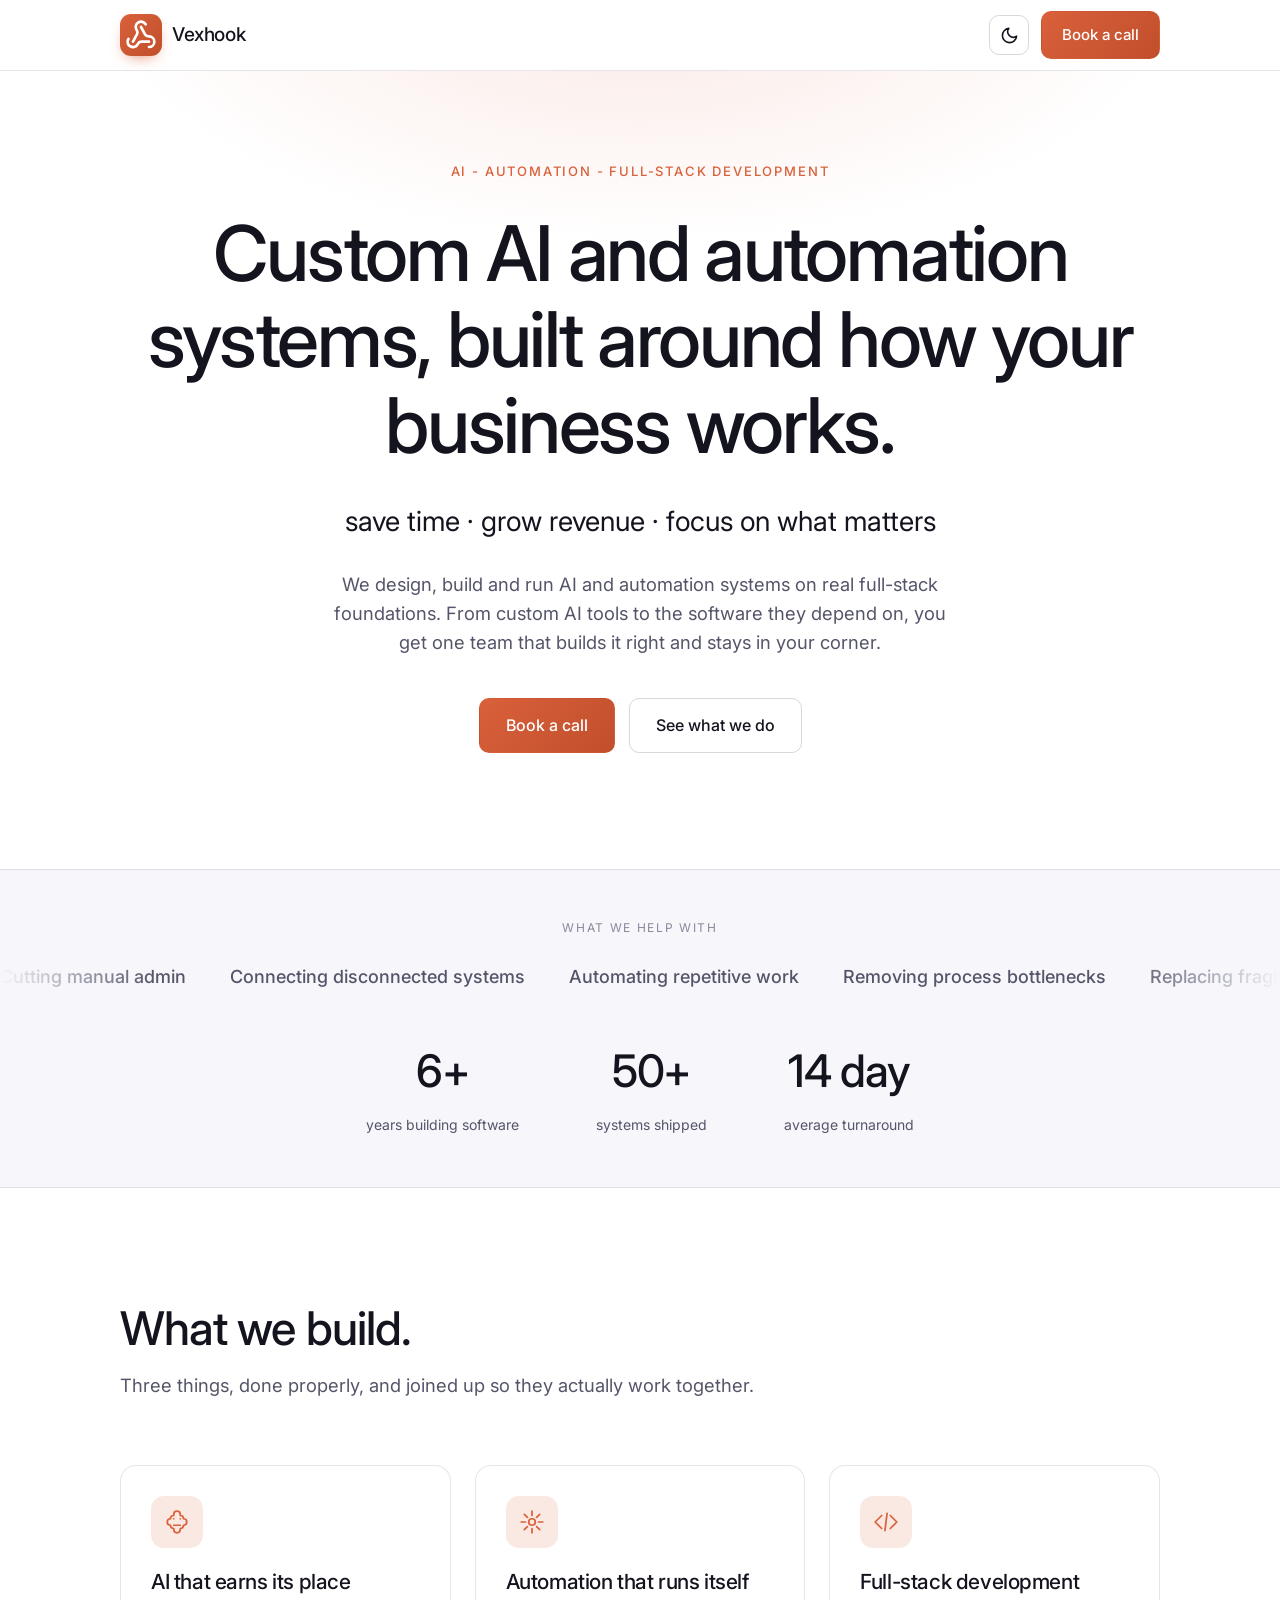
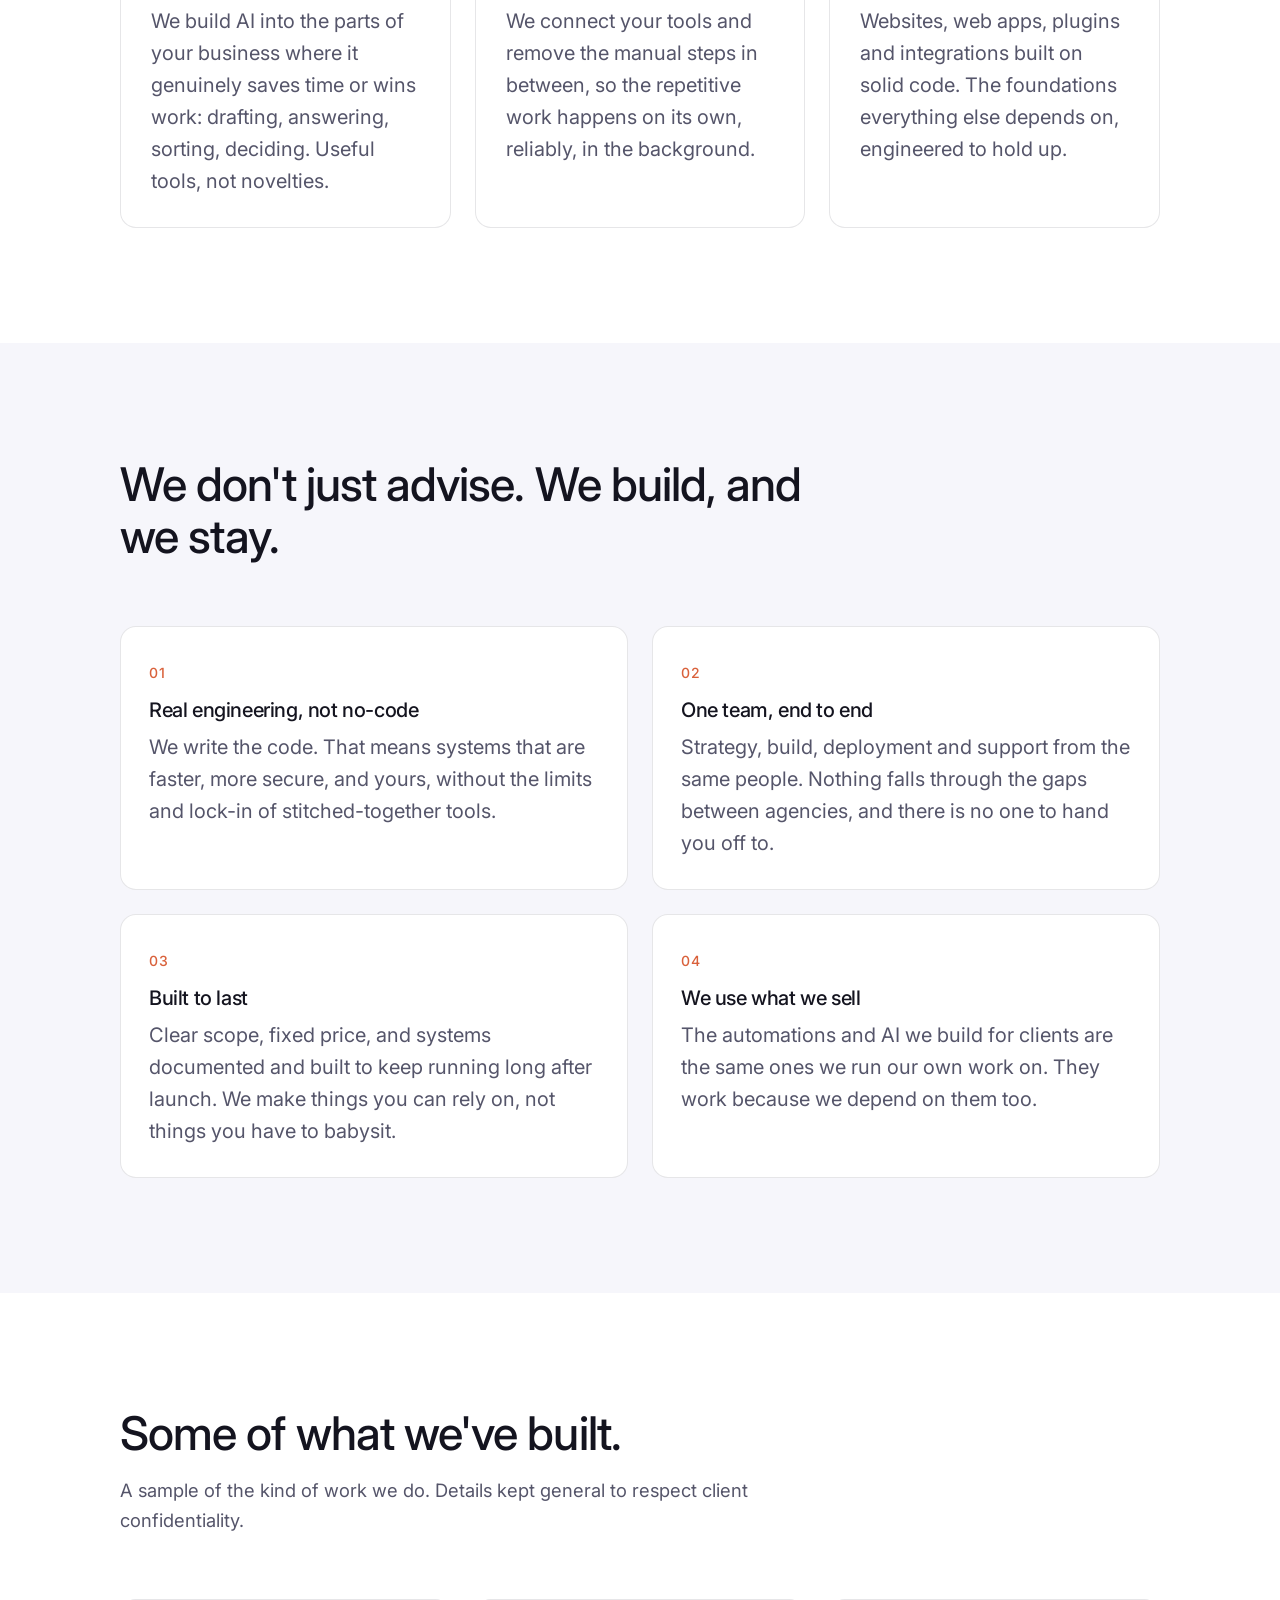
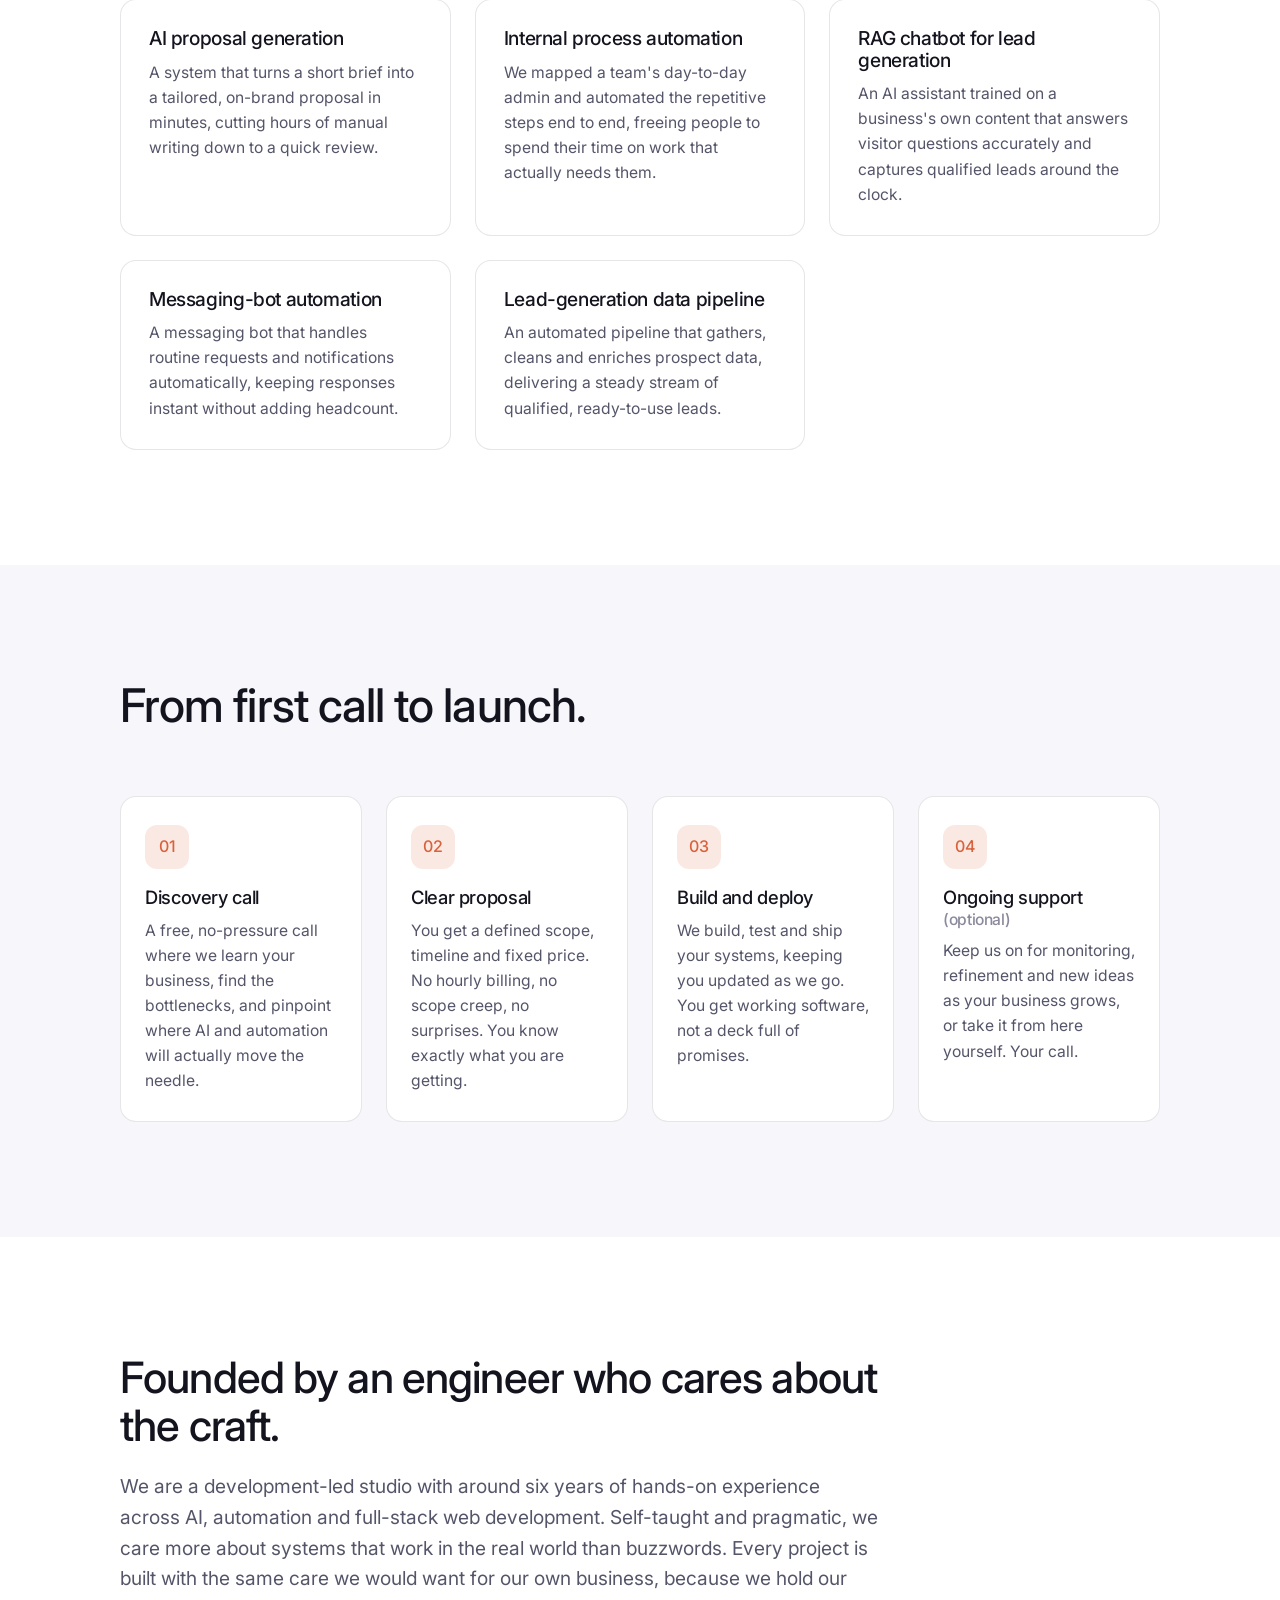
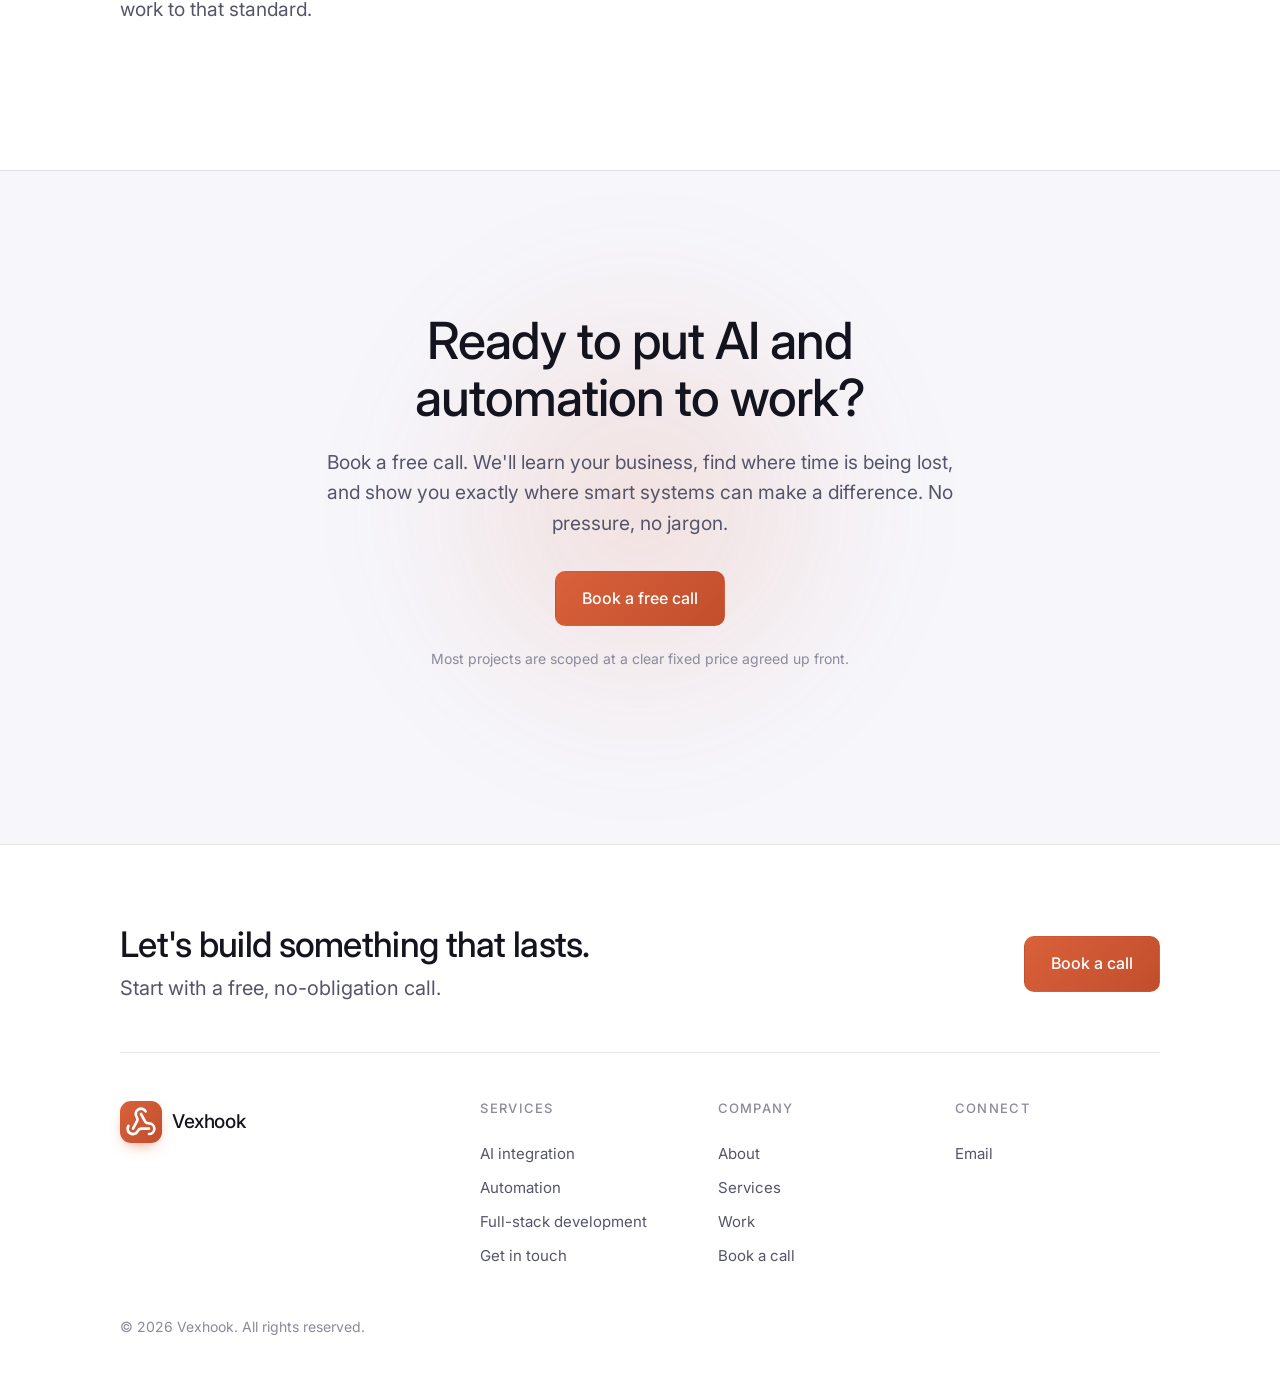
<file: index.html>
<!DOCTYPE html>
<html lang="en-GB" data-theme="dark">
<head>
  <meta charset="UTF-8">
  <meta name="viewport" content="width=device-width, initial-scale=1.0">
  <title>Vexhook - Custom AI and automation systems for your business</title>
  <meta name="description" content="We design, build and run AI and automation systems on real full-stack foundations. One team that builds it right and stays in your corner.">

  <meta property="og:type" content="website">
  <meta property="og:title" content="Vexhook - Custom AI and automation systems">
  <meta property="og:description" content="We design, build and run AI and automation systems on real full-stack foundations.">
  <meta property="og:url" content="https://vexhook.com/">

  <link rel="icon" href="assets/img/webhook-icon.svg" type="image/svg+xml">
  <link rel="preconnect" href="https://fonts.googleapis.com">
  <link rel="preconnect" href="https://fonts.gstatic.com" crossorigin>
  <link rel="stylesheet" href="https://fonts.googleapis.com/css2?family=Inter:wght@400;500;600;700;800&display=swap">
  <link rel="stylesheet" href="styles.css">
</head>
<body>

  <!-- Skip link -->
  <a class="vh-skip" href="#main">Skip to content</a>

  <!-- ============================ HEADER ============================ -->
  <header class="vh-header" id="top">
    <div class="vh-container vh-header__inner">
      <a class="vh-brand" href="#top" aria-label="Vexhook home">
        <span class="vh-brand__mark" aria-hidden="true">
          <svg viewBox="0 0 24 24" fill="none" stroke="currentColor" stroke-width="2" stroke-linecap="round" stroke-linejoin="round">
            <path d="M18 16.98h-5.99c-1.1 0-1.95.94-2.48 1.9A4 4 0 0 1 2 17c.01-.7.2-1.4.57-2"/>
            <path d="m6 17 3.13-5.78c.53-.97.1-2.18-.5-3.1a4 4 0 1 1 6.89-4.06"/>
            <path d="m12 6 3.13 5.73C15.66 12.7 16.9 13 18 13a4 4 0 0 1 0 8"/>
          </svg>
        </span>
        <span class="vh-brand__name">Vexhook</span>
      </a>

      <div class="vh-header__actions">
        <button class="vh-theme-toggle" type="button" aria-label="Toggle dark mode" aria-pressed="false">
          <svg class="vh-icon-sun" viewBox="0 0 24 24" fill="none" stroke="currentColor" stroke-width="2" stroke-linecap="round" stroke-linejoin="round" aria-hidden="true"><circle cx="12" cy="12" r="4"/><path d="M12 2v2M12 20v2M4.93 4.93l1.41 1.41M17.66 17.66l1.41 1.41M2 12h2M20 12h2M6.34 17.66l-1.41 1.41M19.07 4.93l-1.41 1.41"/></svg>
          <svg class="vh-icon-moon" viewBox="0 0 24 24" fill="none" stroke="currentColor" stroke-width="2" stroke-linecap="round" stroke-linejoin="round" aria-hidden="true"><path d="M21 12.79A9 9 0 1 1 11.21 3 7 7 0 0 0 21 12.79z"/></svg>
        </button>
        <a class="vh-btn vh-btn--primary vh-header__cta" href="https://cal.com/macky-mccormack/30min" target="_blank" rel="noopener">Book a call</a>
        <button class="vh-menu-toggle" type="button" aria-label="Open menu" aria-expanded="false" aria-controls="vh-mobile-nav">
          <span></span><span></span><span></span>
        </button>
      </div>
    </div>

    <!-- Mobile drawer -->
    <div class="vh-mobile-nav" id="vh-mobile-nav" hidden>
      <a href="#services">Services</a>
      <a href="#about">About</a>
      <a class="vh-btn vh-btn--primary" href="https://cal.com/macky-mccormack/30min" target="_blank" rel="noopener">Book a call</a>
    </div>
  </header>

  <main id="main">

    <!-- ============================ HERO ============================ -->
    <section class="vh-hero">
      <div class="vh-hero__glow" aria-hidden="true"></div>
      <div class="vh-container">
       <div class="vh-hero__inner">
        <p class="vh-eyebrow">AI - Automation - Full-stack development</p>
        <h1 class="vh-hero__heading">Custom AI and automation systems, built around how your business works.</h1>
        <p class="vh-hero__sub">save time &middot; grow revenue &middot; focus on what matters</p>
        <p class="vh-hero__body">We design, build and run AI and automation systems on real full-stack foundations. From custom AI tools to the software they depend on, you get one team that builds it right and stays in your corner.</p>
        <div class="vh-hero__cta">
          <a class="vh-btn vh-btn--primary vh-btn--lg" href="https://cal.com/macky-mccormack/30min" target="_blank" rel="noopener">Book a call</a>
          <a class="vh-btn vh-btn--ghost vh-btn--lg" href="#services">See what we do</a>
        </div>
       </div>
      </div>
    </section>

    <!-- ===================== CREDIBILITY STRIP ===================== -->
    <section class="vh-strip" aria-label="What we help with">
      <p class="vh-strip__label">What we help with</p>
      <div class="vh-marquee">
        <div class="vh-marquee__track">
          <span>Cutting manual admin</span><span>Connecting disconnected systems</span><span>Automating repetitive work</span><span>Removing process bottlenecks</span><span>Replacing fragile spreadsheets</span><span>Reducing costly errors</span><span>Scaling without more headcount</span><span>Making sense of scattered data</span><span>Tools built around how you work</span>
          <span aria-hidden="true">Cutting manual admin</span><span aria-hidden="true">Connecting disconnected systems</span><span aria-hidden="true">Automating repetitive work</span><span aria-hidden="true">Removing process bottlenecks</span><span aria-hidden="true">Replacing fragile spreadsheets</span><span aria-hidden="true">Reducing costly errors</span><span aria-hidden="true">Scaling without more headcount</span><span aria-hidden="true">Making sense of scattered data</span><span aria-hidden="true">Tools built around how you work</span>
        </div>
      </div>
      <ul class="vh-stats">
        <li><strong>6+</strong><span>years building software</span></li>
        <li><strong>50+</strong><span>systems shipped</span></li>
        <li><strong>14 day</strong><span>average turnaround</span></li>
      </ul>
    </section>

    <!-- ======================= WHAT WE DO ======================= -->
    <section class="vh-section" id="services">
      <div class="vh-container">
        <header class="vh-section__head">
          <h2>What we build.</h2>
          <p>Three things, done properly, and joined up so they actually work together.</p>
        </header>
        <div class="vh-grid vh-grid--3">
          <article class="vh-card">
            <div class="vh-card__icon" aria-hidden="true">
              <svg viewBox="0 0 24 24" fill="none" stroke="currentColor" stroke-width="1.6" stroke-linecap="round" stroke-linejoin="round"><path d="M12 2a3 3 0 0 0-3 3v1a3 3 0 0 0-3 3 3 3 0 0 0 0 6 3 3 0 0 0 3 3v1a3 3 0 0 0 6 0v-1a3 3 0 0 0 3-3 3 3 0 0 0 0-6 3 3 0 0 0-3-3V5a3 3 0 0 0-3-3z"/><path d="M9 9h.01M15 9h.01M9 15h6"/></svg>
            </div>
            <h3>AI that earns its place</h3>
            <p>We build AI into the parts of your business where it genuinely saves time or wins work: drafting, answering, sorting, deciding. Useful tools, not novelties.</p>
          </article>
          <article class="vh-card">
            <div class="vh-card__icon" aria-hidden="true">
              <svg viewBox="0 0 24 24" fill="none" stroke="currentColor" stroke-width="1.6" stroke-linecap="round" stroke-linejoin="round"><path d="M12 2v4M12 18v4M4.93 4.93l2.83 2.83M16.24 16.24l2.83 2.83M2 12h4M18 12h4M4.93 19.07l2.83-2.83M16.24 7.76l2.83-2.83"/><circle cx="12" cy="12" r="3"/></svg>
            </div>
            <h3>Automation that runs itself</h3>
            <p>We connect your tools and remove the manual steps in between, so the repetitive work happens on its own, reliably, in the background.</p>
          </article>
          <article class="vh-card">
            <div class="vh-card__icon" aria-hidden="true">
              <svg viewBox="0 0 24 24" fill="none" stroke="currentColor" stroke-width="1.6" stroke-linecap="round" stroke-linejoin="round"><polyline points="16 18 22 12 16 6"/><polyline points="8 6 2 12 8 18"/><line x1="13" y1="4" x2="11" y2="20"/></svg>
            </div>
            <h3>Full-stack development</h3>
            <p>Websites, web apps, plugins and integrations built on solid code. The foundations everything else depends on, engineered to hold up.</p>
          </article>
        </div>
      </div>
    </section>

    <!-- ==================== HOW WE'RE DIFFERENT ==================== -->
    <section class="vh-section vh-section--alt">
      <div class="vh-container">
        <header class="vh-section__head">
          <h2>We don't just advise. We build, and we stay.</h2>
        </header>
        <div class="vh-grid vh-grid--2">
          <article class="vh-feature">
            <span class="vh-feature__num">01</span>
            <h3>Real engineering, not no-code</h3>
            <p>We write the code. That means systems that are faster, more secure, and yours, without the limits and lock-in of stitched-together tools.</p>
          </article>
          <article class="vh-feature">
            <span class="vh-feature__num">02</span>
            <h3>One team, end to end</h3>
            <p>Strategy, build, deployment and support from the same people. Nothing falls through the gaps between agencies, and there is no one to hand you off to.</p>
          </article>
          <article class="vh-feature">
            <span class="vh-feature__num">03</span>
            <h3>Built to last</h3>
            <p>Clear scope, fixed price, and systems documented and built to keep running long after launch. We make things you can rely on, not things you have to babysit.</p>
          </article>
          <article class="vh-feature">
            <span class="vh-feature__num">04</span>
            <h3>We use what we sell</h3>
            <p>The automations and AI we build for clients are the same ones we run our own work on. They work because we depend on them too.</p>
          </article>
        </div>
      </div>
    </section>

    <!-- ==================== REPRESENTATIVE WORK ==================== -->
    <section class="vh-section" id="work">
      <div class="vh-container">
        <header class="vh-section__head">
          <h2>Some of what we've built.</h2>
          <p>A sample of the kind of work we do. Details kept general to respect client confidentiality.</p>
        </header>
        <div class="vh-grid vh-grid--3">
          <article class="vh-work">
            <h3>AI proposal generation</h3>
            <p>A system that turns a short brief into a tailored, on-brand proposal in minutes, cutting hours of manual writing down to a quick review.</p>
          </article>
          <article class="vh-work">
            <h3>Internal process automation</h3>
            <p>We mapped a team's day-to-day admin and automated the repetitive steps end to end, freeing people to spend their time on work that actually needs them.</p>
          </article>
          <article class="vh-work">
            <h3>RAG chatbot for lead generation</h3>
            <p>An AI assistant trained on a business's own content that answers visitor questions accurately and captures qualified leads around the clock.</p>
          </article>
          <article class="vh-work">
            <h3>Messaging-bot automation</h3>
            <p>A messaging bot that handles routine requests and notifications automatically, keeping responses instant without adding headcount.</p>
          </article>
          <article class="vh-work">
            <h3>Lead-generation data pipeline</h3>
            <p>An automated pipeline that gathers, cleans and enriches prospect data, delivering a steady stream of qualified, ready-to-use leads.</p>
          </article>
        </div>
      </div>
    </section>

    <!-- ========================= PROCESS ========================= -->
    <section class="vh-section vh-section--alt">
      <div class="vh-container">
        <header class="vh-section__head">
          <h2>From first call to launch.</h2>
        </header>
        <ol class="vh-process">
          <li>
            <span class="vh-process__num">01</span>
            <h3>Discovery call</h3>
            <p>A free, no-pressure call where we learn your business, find the bottlenecks, and pinpoint where AI and automation will actually move the needle.</p>
          </li>
          <li>
            <span class="vh-process__num">02</span>
            <h3>Clear proposal</h3>
            <p>You get a defined scope, timeline and fixed price. No hourly billing, no scope creep, no surprises. You know exactly what you are getting.</p>
          </li>
          <li>
            <span class="vh-process__num">03</span>
            <h3>Build and deploy</h3>
            <p>We build, test and ship your systems, keeping you updated as we go. You get working software, not a deck full of promises.</p>
          </li>
          <li>
            <span class="vh-process__num">04</span>
            <h3>Ongoing support <em>(optional)</em></h3>
            <p>Keep us on for monitoring, refinement and new ideas as your business grows, or take it from here yourself. Your call.</p>
          </li>
        </ol>
      </div>
    </section>

    <!-- ========================= WHO WE ARE ========================= -->
    <section class="vh-section vh-about" id="about">
      <div class="vh-container">
       <div class="vh-about__inner">
        <h2>Founded by an engineer who cares about the craft.</h2>
        <p>We are a development-led studio with around six years of hands-on experience across AI, automation and full-stack web development. Self-taught and pragmatic, we care more about systems that work in the real world than buzzwords. Every project is built with the same care we would want for our own business, because we hold our work to that standard.</p>
       </div>
      </div>
    </section>

    <!-- ========================= FINAL CTA ========================= -->
    <section class="vh-final" id="final-cta">
      <div class="vh-final__glow" aria-hidden="true"></div>
      <div class="vh-container vh-final__inner">
        <h2>Ready to put AI and automation to work?</h2>
        <p>Book a free call. We'll learn your business, find where time is being lost, and show you exactly where smart systems can make a difference. No pressure, no jargon.</p>
        <a class="vh-btn vh-btn--primary vh-btn--lg" href="https://cal.com/macky-mccormack/30min" target="_blank" rel="noopener">Book a free call</a>
        <p class="vh-final__reassure">Most projects are scoped at a clear fixed price agreed up front.</p>
      </div>
    </section>

  </main>

  <!-- ========================== FOOTER ========================== -->
  <footer class="vh-footer">
    <div class="vh-container">
      <div class="vh-footer__cta">
        <div>
          <h2>Let's build something that lasts.</h2>
          <p>Start with a free, no-obligation call.</p>
        </div>
        <a class="vh-btn vh-btn--primary vh-btn--lg" href="https://cal.com/macky-mccormack/30min" target="_blank" rel="noopener">Book a call</a>
      </div>

      <div class="vh-footer__cols">
        <div class="vh-footer__brand">
          <a class="vh-brand" href="#top" aria-label="Vexhook home">
            <span class="vh-brand__mark" aria-hidden="true">
              <svg viewBox="0 0 24 24" fill="none" stroke="currentColor" stroke-width="2" stroke-linecap="round" stroke-linejoin="round">
                <path d="M18 16.98h-5.99c-1.1 0-1.95.94-2.48 1.9A4 4 0 0 1 2 17c.01-.7.2-1.4.57-2"/>
                <path d="m6 17 3.13-5.78c.53-.97.1-2.18-.5-3.1a4 4 0 1 1 6.89-4.06"/>
                <path d="m12 6 3.13 5.73C15.66 12.7 16.9 13 18 13a4 4 0 0 1 0 8"/>
              </svg>
            </span>
            <span class="vh-brand__name">Vexhook</span>
          </a>
        </div>
        <nav aria-label="Services">
          <h3>Services</h3>
          <a href="#services">AI integration</a>
          <a href="#services">Automation</a>
          <a href="#services">Full-stack development</a>
          <a href="https://cal.com/macky-mccormack/30min" target="_blank" rel="noopener">Get in touch</a>
        </nav>
        <nav aria-label="Company">
          <h3>Company</h3>
          <a href="#about">About</a>
          <a href="#services">Services</a>
          <a href="#work">Work</a>
          <a href="https://cal.com/macky-mccormack/30min" target="_blank" rel="noopener">Book a call</a>
        </nav>
        <nav aria-label="Connect">
          <h3>Connect</h3>
          <a href="mailto:macky@vexhook.com">Email</a>
        </nav>
      </div>

      <div class="vh-footer__bottom">
        <p>&copy; 2026 Vexhook. All rights reserved.</p>
      </div>
    </div>
  </footer>

  <script src="interactions.js"></script>
</body>
</html>
</file>
<file: styles.css>
/* =========================================================
   VEXHOOK - styles.css
   Design system via CSS custom properties.
   Dark is the default; [data-theme="light"] overrides.
   Single accent variable (--vh-accent) controls the brand colour.
   ========================================================= */

/* -------------------- Design tokens -------------------- */
:root {
  /* ---------- ACCENT PRESETS (swap the active set to retune the brand) ----------
     PURPLE (original - revert to this set to restore):
       --vh-accent: #7c5cff;  --vh-accent-strong: #6a45ff;
       --vh-accent-soft: rgba(124, 92, 255, 0.14);   glow rgb: 124, 92, 255
     ORANGE / muted sunset (active):
       --vh-accent: #d9613b;  --vh-accent-strong: #c14e2c;
       --vh-accent-soft: rgba(217, 97, 59, 0.14);   glow rgb: 217, 97, 59
  ------------------------------------------------------------------------------- */
  --vh-accent:        #d9613b;
  --vh-accent-strong: #c14e2c;
  --vh-accent-soft:   rgba(217, 97, 59, 0.14);

  /* Type */
  --vh-font: "Inter", -apple-system, BlinkMacSystemFont, "Segoe UI", Roboto, sans-serif;

  /* Spacing / shape */
  --vh-radius:    16px;
  --vh-radius-sm: 10px;
  --vh-container: 1120px;
  --vh-gutter:    clamp(20px, 5vw, 40px);
  --vh-section-y: clamp(64px, 9vw, 130px);

  /* Motion */
  --vh-ease: 200ms cubic-bezier(.4, 0, .2, 1);
}

/* Dark theme (default) */
:root,
[data-theme="dark"] {
  --vh-bg:        #0a0a0f;
  --vh-bg-alt:    #101019;
  --vh-surface:   #15151f;
  --vh-surface-2: #1c1c29;
  --vh-border:    rgba(255, 255, 255, 0.09);
  --vh-border-2:  rgba(255, 255, 255, 0.14);
  --vh-text:      #f4f4f7;
  --vh-text-mut:  rgba(255, 255, 255, 0.7);
  --vh-text-dim:  #6c6c7e;
  --vh-shadow:    0 24px 60px -24px rgba(0, 0, 0, 0.7);
  --vh-glow:      radial-gradient(60% 60% at 50% 0%, rgba(217, 97, 59, 0.22), transparent 70%);
}

/* Light theme */
[data-theme="light"] {
  --vh-bg:        #ffffff;
  --vh-bg-alt:    #f6f6fb;
  --vh-surface:   #ffffff;
  --vh-surface-2: #f6f6fb;
  --vh-border:    rgba(15, 15, 30, 0.10);
  --vh-border-2:  rgba(15, 15, 30, 0.16);
  --vh-text:      #14141f;
  --vh-text-mut:  #55556a;
  --vh-text-dim:  #8a8a9c;
  --vh-shadow:    0 24px 50px -28px rgba(20, 20, 40, 0.25);
  --vh-glow:      radial-gradient(60% 60% at 50% 0%, rgba(217, 97, 59, 0.14), transparent 70%);
}

/* -------------------- Reset -------------------- */
*, *::before, *::after { box-sizing: border-box; }
* { margin: 0; }

html { scroll-behavior: smooth; -webkit-text-size-adjust: 100%; }

body {
  font-family: var(--vh-font);
  background: var(--vh-bg);
  color: var(--vh-text);
  line-height: 1.6;
  font-size: 20px;
  -webkit-font-smoothing: antialiased;
  text-rendering: optimizeLegibility;
  transition: background var(--vh-ease), color var(--vh-ease);
}

img, svg { display: block; max-width: 100%; }
a { color: inherit; text-decoration: none; }
ul, ol { list-style: none; padding: 0; }
h1, h2, h3 { line-height: 1.12; letter-spacing: -0.02em; font-weight: 500; }

:focus-visible {
  outline: 2px solid var(--vh-accent);
  outline-offset: 3px;
  border-radius: 4px;
}

.vh-container {
  width: 100%;
  max-width: var(--vh-container);
  margin-inline: auto;
  padding-inline: var(--vh-gutter);
}

.vh-skip {
  position: absolute;
  left: -999px;
  top: 0;
  background: var(--vh-accent);
  color: #fff;
  padding: 10px 16px;
  border-radius: 0 0 8px 0;
  z-index: 200;
}
.vh-skip:focus { left: 0; }

/* -------------------- Buttons -------------------- */
.vh-btn {
  display: inline-flex;
  align-items: center;
  justify-content: center;
  gap: 8px;
  font-weight: 500;
  font-size: 15px;
  padding: 11px 20px;
  border-radius: var(--vh-radius-sm);
  border: 1px solid transparent;
  cursor: pointer;
  transition: transform var(--vh-ease), background var(--vh-ease),
              border-color var(--vh-ease), box-shadow var(--vh-ease), color var(--vh-ease);
  white-space: nowrap;
}
.vh-btn--lg { padding: 14px 26px; font-size: 16px; }

.vh-btn--primary {
  position: relative;
  overflow: hidden;
  background: linear-gradient(135deg, var(--vh-accent), var(--vh-accent-strong));
  color: #fff;
}
/* Sleek shine sweep on hover */
.vh-btn--primary::before {
  content: "";
  position: absolute;
  top: 0;
  left: -75%;
  width: 60%;
  height: 100%;
  background: linear-gradient(120deg, transparent, rgba(255, 255, 255, 0.30), transparent);
  transform: skewX(-20deg);
  pointer-events: none;
}
.vh-btn--primary:hover::before {
  left: 135%;
  transition: left 0.55s cubic-bezier(.4, 0, .2, 1);
}
.vh-btn--primary:hover {
  background: linear-gradient(135deg, var(--vh-accent-strong), var(--vh-accent));
  transform: translateY(-1px);
}

.vh-btn--ghost {
  position: relative;
  overflow: hidden;
  background: transparent;
  color: var(--vh-text);
  border-color: var(--vh-border-2);
}
/* Sleek shine sweep on hover */
.vh-btn--ghost::before {
  content: "";
  position: absolute;
  top: 0;
  left: -75%;
  width: 60%;
  height: 100%;
  background: linear-gradient(120deg, transparent, rgba(255, 255, 255, 0.15), transparent);
  transform: skewX(-20deg);
  pointer-events: none;
}
.vh-btn--ghost:hover::before {
  left: 135%;
  transition: left 0.55s cubic-bezier(.4, 0, .2, 1);
}
.vh-btn--ghost:hover {
  background: var(--vh-surface-2);
  border-color: var(--vh-text-dim);
  transform: translateY(-1px);
}

/* -------------------- Header -------------------- */
.vh-header {
  position: sticky;
  top: 0;
  z-index: 100;
  background: color-mix(in srgb, var(--vh-bg) 78%, transparent);
  backdrop-filter: saturate(160%) blur(14px);
  border-bottom: 1px solid var(--vh-border);
}
.vh-header__inner {
  display: flex;
  align-items: center;
  gap: 24px;
  height: 70px;
}

.vh-brand {
  display: inline-flex;
  align-items: center;
  gap: 10px;
  font-weight: 500;
  letter-spacing: -0.02em;
}
.vh-brand__mark {
  display: grid;
  place-items: center;
  width: 42px;
  height: 42px;
  border-radius: 11px;
  color: #fff;
  background: linear-gradient(135deg, var(--vh-accent), var(--vh-accent-strong));
  box-shadow: 0 6px 16px -8px var(--vh-accent);
}
.vh-brand__mark svg { width: 32px; height: 32px; }
.vh-brand__name { font-size: 19px; }

.vh-nav {
  display: flex;
  gap: 28px;
  margin-left: 12px;
}
.vh-nav a {
  color: var(--vh-text-mut);
  font-size: 17px;
  font-weight: 500;
  transition: color var(--vh-ease);
}
.vh-nav a:hover { color: var(--vh-text); }

.vh-header__actions {
  display: flex;
  align-items: center;
  gap: 12px;
  margin-left: auto;
}

.vh-theme-toggle {
  display: grid;
  place-items: center;
  width: 40px;
  height: 40px;
  border-radius: 10px;
  border: 1px solid var(--vh-border-2);
  background: transparent;
  color: var(--vh-text);
  cursor: pointer;
  transition: background var(--vh-ease), border-color var(--vh-ease);
}
.vh-theme-toggle:hover { background: var(--vh-surface-2); }
.vh-theme-toggle svg { width: 19px; height: 19px; }
.vh-icon-moon { display: none; }
[data-theme="light"] .vh-icon-sun { display: none; }
[data-theme="light"] .vh-icon-moon { display: block; }

/* Mobile menu toggle */
.vh-menu-toggle {
  display: none;
  flex-direction: column;
  justify-content: center;
  gap: 5px;
  width: 40px;
  height: 40px;
  border-radius: 10px;
  border: 1px solid var(--vh-border-2);
  background: transparent;
  cursor: pointer;
}
.vh-menu-toggle span {
  display: block;
  width: 18px;
  height: 2px;
  margin-inline: auto;
  background: var(--vh-text);
  border-radius: 2px;
  transition: transform var(--vh-ease), opacity var(--vh-ease);
}
.vh-menu-toggle[aria-expanded="true"] span:nth-child(1) { transform: translateY(7px) rotate(45deg); }
.vh-menu-toggle[aria-expanded="true"] span:nth-child(2) { opacity: 0; }
.vh-menu-toggle[aria-expanded="true"] span:nth-child(3) { transform: translateY(-7px) rotate(-45deg); }

.vh-mobile-nav[hidden] { display: none; }
.vh-mobile-nav {
  display: flex;
  flex-direction: column;
  gap: 4px;
  padding: 12px var(--vh-gutter) 22px;
  border-top: 1px solid var(--vh-border);
  background: var(--vh-bg);
}
.vh-mobile-nav a:not(.vh-btn) {
  padding: 12px 4px;
  font-size: 17px;
  font-weight: 500;
  color: var(--vh-text-mut);
  border-bottom: 1px solid var(--vh-border);
}
.vh-mobile-nav .vh-btn { margin-top: 10px; }

/* -------------------- Hero -------------------- */
.vh-hero {
  position: relative;
  padding: clamp(44px, 7vw, 90px) 0 var(--vh-section-y);
  overflow: hidden;
}
.vh-hero__glow {
  position: absolute;
  inset: -10% 0 auto 0;
  height: 600px;
  background: var(--vh-glow);
  pointer-events: none;
}
.vh-hero__inner {
  position: relative;
  max-width: 1040px;
  margin: 0 auto;
  text-align: center;
}

.vh-eyebrow {
  font-size: 13px;
  font-weight: 500;
  letter-spacing: 0.14em;
  text-transform: uppercase;
  color: var(--vh-accent);
  margin-bottom: 30px;
}
.vh-hero__heading {
  font-size: clamp(2.7rem, 6.6vw, 4.8rem);
  font-weight: 500;
  letter-spacing: -0.03em;
  margin-bottom: 30px;
}
.vh-hero__sub {
  font-size: clamp(1.375rem, 2.6vw, 1.725rem);
  font-weight: 400;
  color: var(--vh-text);
  margin-bottom: 26px;
}
.vh-hero__body {
  font-size: 1.15rem;
  color: var(--vh-text-mut);
  max-width: 640px;
  margin: 0 auto 40px;
}
.vh-hero__cta { display: flex; flex-wrap: wrap; gap: 14px; justify-content: center; }

/* -------------------- Credibility strip -------------------- */
.vh-strip {
  border-block: 1px solid var(--vh-border);
  background: var(--vh-bg-alt);
  padding: 48px 0;
}
.vh-strip__label {
  text-align: center;
  font-size: 12px;
  letter-spacing: 0.14em;
  text-transform: uppercase;
  color: var(--vh-text-dim);
  margin-bottom: 26px;
}
.vh-marquee {
  overflow: hidden;
  -webkit-mask-image: linear-gradient(90deg, transparent, #000 12%, #000 88%, transparent);
  mask-image: linear-gradient(90deg, transparent, #000 12%, #000 88%, transparent);
}
.vh-marquee__track {
  display: flex;
  gap: 44px;
  width: max-content;
  animation: vh-scroll 38s linear infinite;
}
.vh-marquee__track span {
  font-size: 18px;
  font-weight: 500;
  color: var(--vh-text-mut);
  white-space: nowrap;
}
@keyframes vh-scroll {
  to { transform: translateX(-50%); }
}
.vh-marquee:hover .vh-marquee__track { animation-play-state: paused; }

.vh-stats {
  display: flex;
  flex-wrap: wrap;
  justify-content: center;
  gap: clamp(28px, 6vw, 80px);
  margin-top: 44px;
}
.vh-stats li { text-align: center; }
.vh-stats strong {
  display: block;
  font-size: clamp(2rem, 4vw, 2.8rem);
  font-weight: 500;
  letter-spacing: -0.03em;
  color: var(--vh-text);
}
.vh-stats span {
  font-size: 14px;
  color: var(--vh-text-mut);
}
/* -------------------- Generic section -------------------- */
.vh-section { padding-block: var(--vh-section-y); }
.vh-section--alt { background: var(--vh-bg-alt); }

.vh-section__head {
  max-width: 720px;
  margin-bottom: clamp(40px, 6vw, 64px);
}
.vh-section__head h2 {
  font-size: clamp(1.9rem, 4vw, 2.9rem);
  margin-bottom: 16px;
}
.vh-section__head p {
  font-size: 1.15rem;
  color: var(--vh-text-mut);
}

.vh-grid { display: grid; gap: 24px; }
.vh-grid--3 { grid-template-columns: repeat(3, 1fr); }
.vh-grid--2 { grid-template-columns: repeat(2, 1fr); }

/* What-we-do cards */
.vh-card {
  background: var(--vh-surface);
  border: 1px solid var(--vh-border);
  border-radius: var(--vh-radius);
  padding: 30px;
  transition: transform var(--vh-ease), border-color var(--vh-ease), box-shadow var(--vh-ease);
}
.vh-card:hover {
  transform: translateY(-4px);
  border-color: var(--vh-border-2);
  box-shadow: var(--vh-shadow);
}
.vh-card__icon {
  display: grid;
  place-items: center;
  width: 52px;
  height: 52px;
  border-radius: 13px;
  background: var(--vh-accent-soft);
  color: var(--vh-accent);
  margin-bottom: 22px;
}
.vh-card__icon svg { width: 26px; height: 26px; }
.vh-card h3 { font-size: 1.3rem; margin-bottom: 12px; }
.vh-card p { color: var(--vh-text-mut); }

/* How-we're-different features */
.vh-feature {
  padding: 28px 28px 30px;
  border: 1px solid var(--vh-border);
  border-radius: var(--vh-radius);
  background: var(--vh-surface);
}
.vh-feature__num {
  display: inline-block;
  font-size: 14px;
  font-weight: 500;
  color: var(--vh-accent);
  margin-bottom: 14px;
  letter-spacing: 0.06em;
}
.vh-feature h3 { font-size: 1.25rem; margin-bottom: 10px; }
.vh-feature p { color: var(--vh-text-mut); }

/* Representative work */
.vh-work {
  padding: 28px;
  border: 1px solid var(--vh-border);
  border-radius: var(--vh-radius);
  background: var(--vh-surface);
  position: relative;
  overflow: hidden;
  transition: transform var(--vh-ease), border-color var(--vh-ease);
}
.vh-work::before {
  content: "";
  position: absolute;
  inset: 0 auto 0 0;
  width: 3px;
  background: linear-gradient(var(--vh-accent), var(--vh-accent-strong));
  opacity: 0;
  transition: opacity var(--vh-ease);
}
.vh-work:hover { transform: translateY(-4px); border-color: var(--vh-border-2); }
.vh-work:hover::before { opacity: 1; }
.vh-work h3 { font-size: 1.2rem; margin-bottom: 10px; }
.vh-work p { color: var(--vh-text-mut); font-size: 0.98rem; }

/* Process */
.vh-process {
  display: grid;
  grid-template-columns: repeat(4, 1fr);
  gap: 24px;
  counter-reset: step;
}
.vh-process li {
  padding: 28px 24px;
  border: 1px solid var(--vh-border);
  border-radius: var(--vh-radius);
  background: var(--vh-surface);
}
.vh-process__num {
  display: grid;
  place-items: center;
  width: 44px;
  height: 44px;
  border-radius: 12px;
  background: var(--vh-accent-soft);
  color: var(--vh-accent);
  font-weight: 500;
  font-size: 16px;
  margin-bottom: 18px;
}
.vh-process h3 { font-size: 1.15rem; margin-bottom: 10px; }
.vh-process h3 em { font-style: normal; color: var(--vh-text-dim); font-weight: 500; font-size: 0.85em; }
.vh-process p { color: var(--vh-text-mut); font-size: 0.98rem; }

/* About */
.vh-about__inner { max-width: 760px; }
.vh-about h2 {
  font-size: clamp(1.9rem, 4vw, 2.7rem);
  margin-bottom: 22px;
}
.vh-about p {
  font-size: 1.2rem;
  color: var(--vh-text-mut);
  margin-bottom: 30px;
}

/* -------------------- Final CTA -------------------- */
.vh-final {
  position: relative;
  overflow: hidden;
  padding-block: clamp(80px, 11vw, 150px);
  background: var(--vh-bg-alt);
  border-top: 1px solid var(--vh-border);
}
.vh-final__glow {
  position: absolute;
  left: 50%;
  top: 50%;
  transform: translate(-50%, -50%);
  width: 540px;
  height: 540px;
  border-radius: 50%;
  background: radial-gradient(circle, rgba(217, 97, 59, 0.16), transparent 70%);
  filter: blur(50px);
  pointer-events: none;
}
.vh-final__inner {
  position: relative;
  text-align: center;
  max-width: 720px;
}
.vh-final h2 {
  font-size: clamp(2rem, 4.5vw, 3.2rem);
  margin-bottom: 20px;
}
.vh-final p {
  font-size: 1.2rem;
  color: var(--vh-text-mut);
  margin-bottom: 32px;
}
.vh-final__reassure {
  margin-top: 22px;
  font-size: 14px !important;
  color: var(--vh-text-dim) !important;
}

/* -------------------- Footer -------------------- */
.vh-footer {
  border-top: 1px solid var(--vh-border);
  background: var(--vh-bg);
  padding-block: clamp(48px, 7vw, 80px) 36px;
}
.vh-footer__cta {
  display: flex;
  align-items: center;
  justify-content: space-between;
  gap: 28px;
  flex-wrap: wrap;
  padding-bottom: 48px;
  margin-bottom: 48px;
  border-bottom: 1px solid var(--vh-border);
}
.vh-footer__cta h2 { font-size: clamp(1.6rem, 3vw, 2.2rem); margin-bottom: 8px; }
.vh-footer__cta p { color: var(--vh-text-mut); }

.vh-footer__cols {
  display: grid;
  grid-template-columns: 1.6fr repeat(3, 1fr);
  gap: 32px;
  margin-bottom: 48px;
}
.vh-footer__cols h3 {
  font-size: 13px;
  text-transform: uppercase;
  letter-spacing: 0.1em;
  color: var(--vh-text-dim);
  margin-bottom: 16px;
  font-weight: 500;
}
.vh-footer__cols nav { display: flex; flex-direction: column; gap: 10px; }
.vh-footer__cols nav a {
  color: var(--vh-text-mut);
  font-size: 15px;
  transition: color var(--vh-ease);
  width: fit-content;
}
.vh-footer__cols nav a:hover { color: var(--vh-text); }

.vh-footer__bottom {
  display: flex;
  align-items: center;
  justify-content: space-between;
  gap: 16px;
  flex-wrap: wrap;
  font-size: 14px;
  color: var(--vh-text-dim);
}
.vh-footer__bottom a { transition: color var(--vh-ease); }
.vh-footer__bottom a:hover { color: var(--vh-text); }

/* -------------------- Reveal on scroll -------------------- */
.vh-reveal {
  opacity: 0;
  transform: translateY(18px);
  transition: opacity .6s ease, transform .6s ease;
}
.vh-reveal.is-visible { opacity: 1; transform: none; }

/* -------------------- Responsive -------------------- */
@media (max-width: 940px) {
  .vh-grid--3 { grid-template-columns: repeat(2, 1fr); }
  .vh-process { grid-template-columns: repeat(2, 1fr); }
  .vh-footer__cols { grid-template-columns: 1fr 1fr; }
}

@media (max-width: 720px) {
  .vh-nav { display: none; }
  .vh-header__cta { display: none; }
  .vh-menu-toggle { display: flex; }
  .vh-grid--3,
  .vh-grid--2,
  .vh-process { grid-template-columns: 1fr; }
  .vh-footer__cols { grid-template-columns: 1fr; gap: 28px; }
  .vh-footer__cta { flex-direction: column; align-items: flex-start; }
}

/* -------------------- Reduced motion -------------------- */
@media (prefers-reduced-motion: reduce) {
  html { scroll-behavior: auto; }
  .vh-marquee__track { animation: none; }
  .vh-reveal { opacity: 1; transform: none; transition: none; }
  * { transition-duration: 0.01ms !important; }
}
</file>
